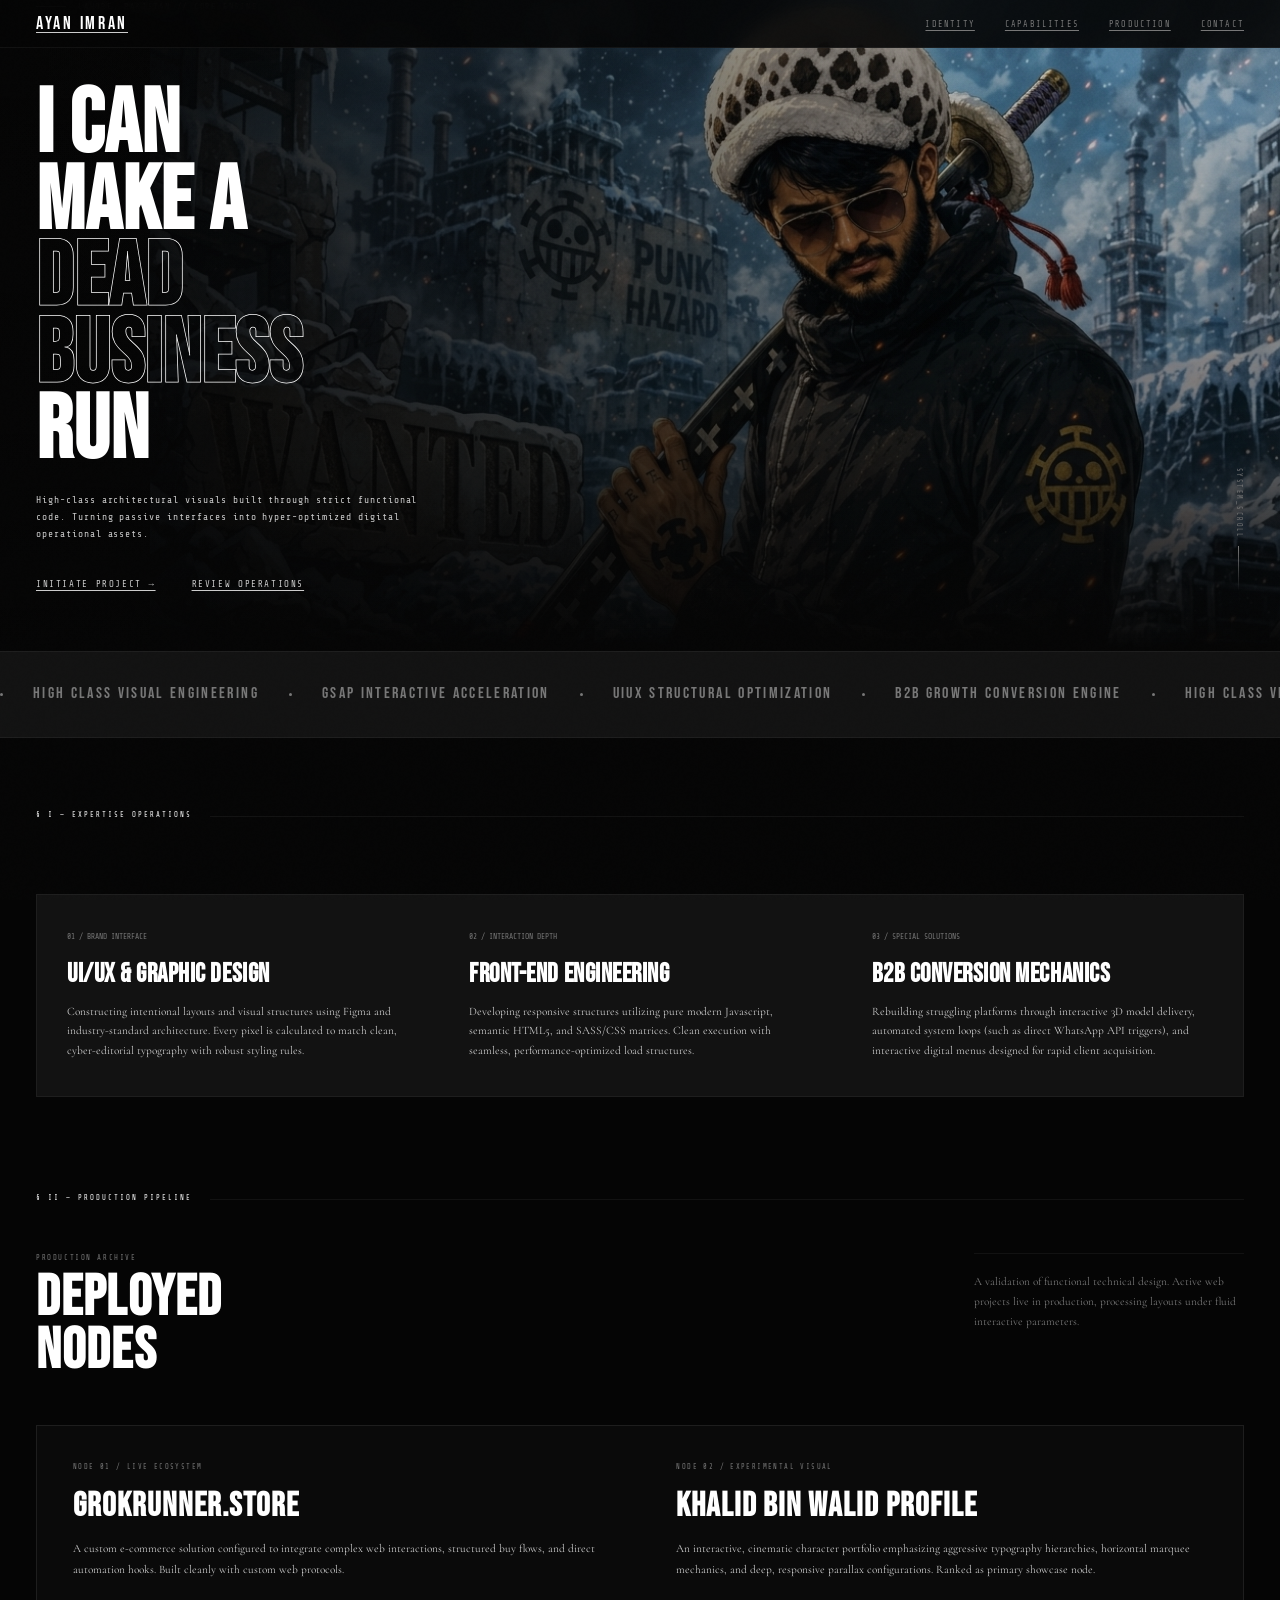
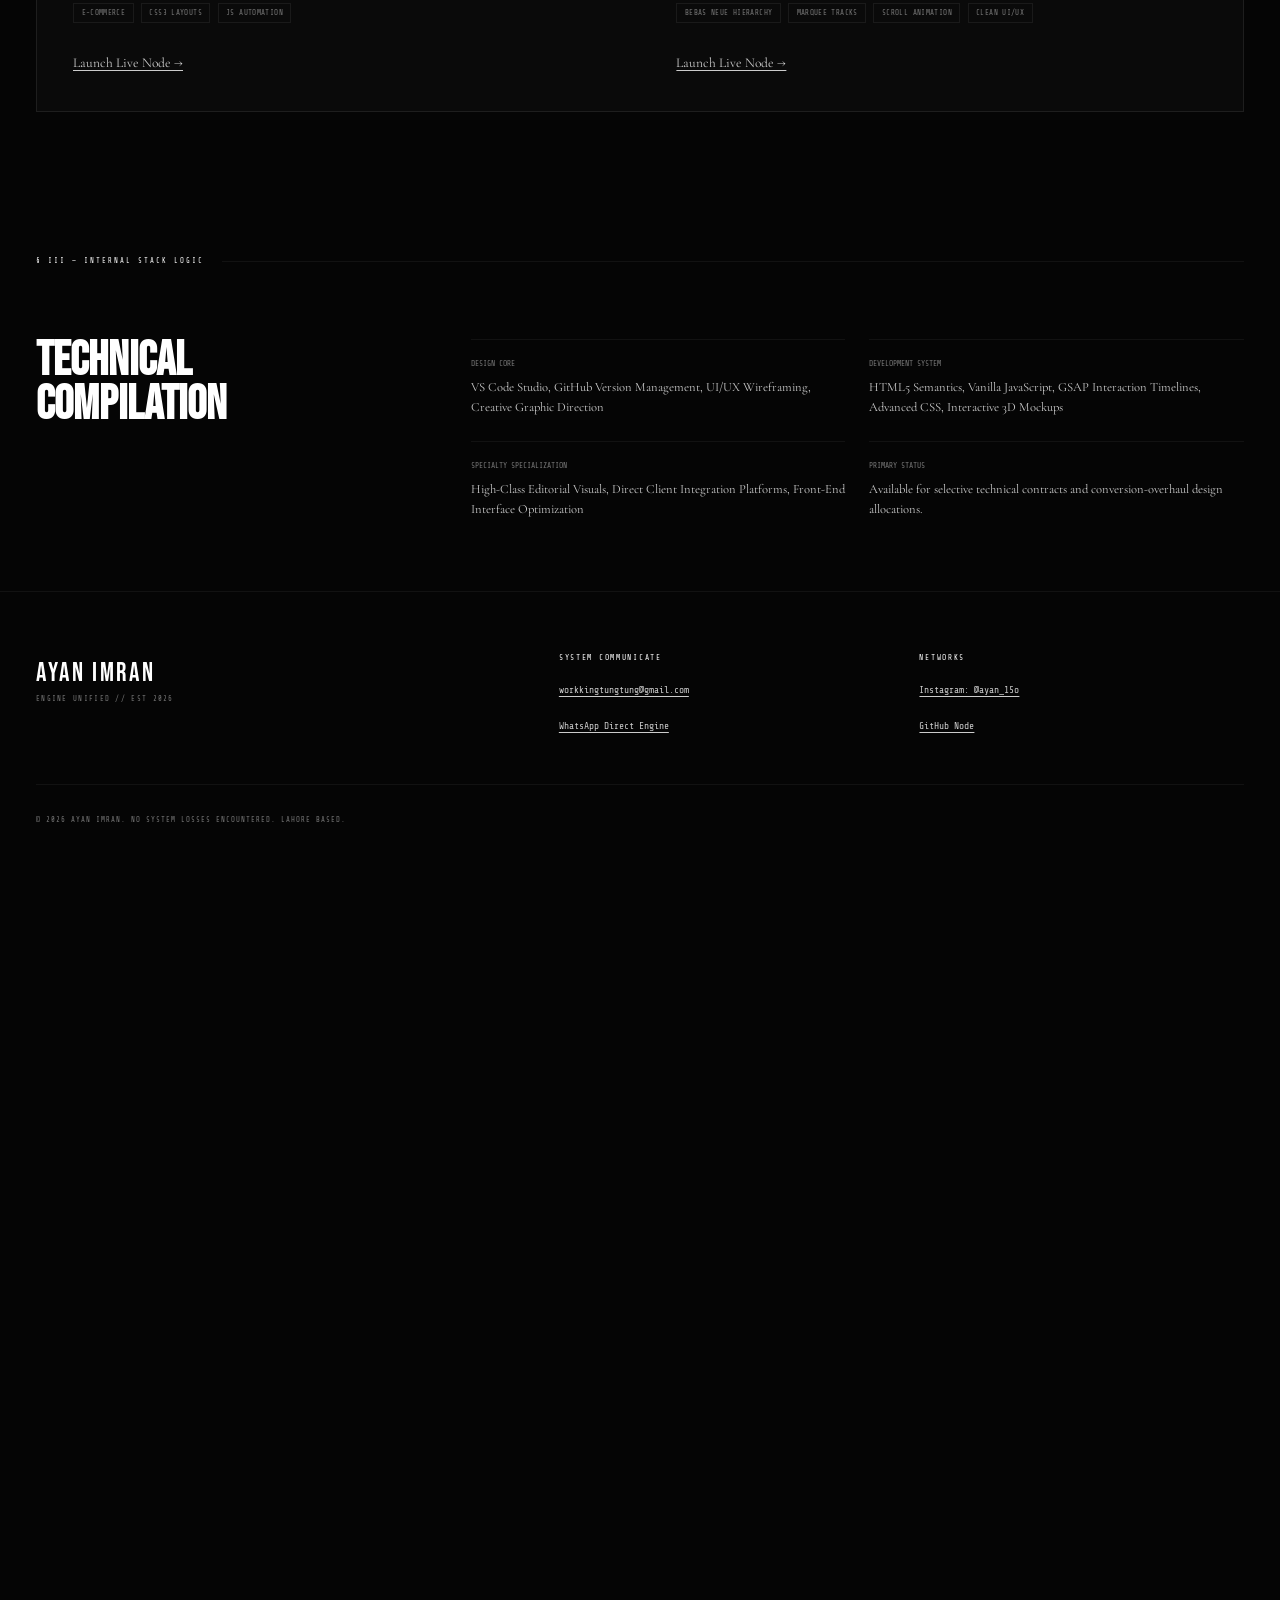
<file: index.html>
<!DOCTYPE html>
<html lang="en">
<head>
    <script async src="https://www.googletagmanager.com/gtag/js?id=G-MW7JK0NXFY"></script>
    <script>
      window.dataLayer = window.dataLayer || [];
      function gtag(){dataLayer.push(arguments);}
      gtag('js', new Date());

      gtag('config', 'G-MW7JK0NXFY');
    </script>

    <meta charset="UTF-8">
    <meta name="viewport" content="width=device-width, initial-scale=1.0">
    
    <title>AYAN IMRAN — CREATIVE DEVELOPER</title>
    <link rel="icon" type="hat.jpg" href="hat.jpg">
    <meta name="google-site-verification" content="S-BhODVpbjnDfZLTINVsFBQXfyHuYOAWam0FQmV9hVg" />
    <meta name="description" content="Official portfolio and blog of Ayan Imran, software developer, founder, and CEO of AION.">
    <meta name="robots" content="index, follow">
    <meta name="author" content="Ayan Imran">
    <link rel="canonical" href="https://azanimran112243-sudo.github.io/Ayan-Imran/"> 
    <meta name="keywords" content="Ayan Imran, AYAN IMRAN, Ayan imran, ayaan imran, ayyan imran, ayan, ayaan, ayyan, imran, AION CEO">

    <meta property="og:type" content="website">
    <meta property="og:url" content="https://azanimran112243-sudo.github.io/Ayan-Imran/">
    <meta property="og:title" content="Ayan Imran — CEO of AION">
    <meta property="og:description" content="Official portfolio and engineering blog of developer Ayan Imran.">
    <meta property="og:image" content="AYAN IMRAN (2).jpg">

    <script type="application/ld+json">
    {
      "@context": "https://schema.org",
      "@type": "Person",
      "name": "Ayan Imran",
      "alternateName": ["Ayaan Imran", "Ayyan Imran", "Ayan imran", "AYAN IMRAN"],
      "url": "https://azanimran112243-sudo.github.io/Ayan-Imran/",
      "jobTitle": "CEO",
      "worksFor": {
        "@type": "Organization",
        "name": "AION"
      }
    }
    </script>

    <link rel="icon" type="image/jpeg" href="5ab49b1a9d5dd504f2a3bdec83b4294a.jpg?v=2">
    <link rel="apple-touch-icon" href="5ab49b1a9d5dd504f2a3bdec83b4294a.jpg?v=2">

    <link rel="preconnect" href="https://fonts.googleapis.com">
    <link rel="preconnect" href="https://fonts.gstatic.com" crossorigin>
    <link href="https://fonts.googleapis.com/css2?family=Bebas+Neue&family=Cormorant+Garamond:ital,wght@0,300;0,400;0,600;1,300;1,400&family=Share+Tech+Mono&display=swap" rel="stylesheet">

    <style>
/* ── RESET & BASE ── */
*, *::before, *::after { box-sizing: border-box; margin: 0; padding: 0; }
:root {
  --ink:       #050505; /* Pure Void Black */
  --slate:     #121212; /* Charcoal Base Control */
  --carbon:    #1a1a1a; /* Structural Border Grey */
  --ash:       #777777; /* Muted Technical Text */
  --mist:      #cccccc; /* High Visibility Light Grey */
  --bone:      #ffffff; /* Stark White Highlighting */
  --line:      rgba(255,255,255,0.05);
  
  --ff-title:  'Bebas Neue', sans-serif;
  --ff-body:   'Cormorant Garamond', serif;
  --ff-mono:   'Share Tech Mono', monospace;
  --ease-sharp: cubic-bezier(0.16,1,0.3,1);
  --ease-snap:  cubic-bezier(0.77,0,0.175,1);
}
html { scroll-behavior: smooth; }
body {
  zoom: 75%; 
  -moz-transform: scale(0.75); 
  -moz-transform-origin: top center; 
  background: var(--ink);
  color: var(--bone);
  font-family: var(--ff-body);
  font-size: 18px;
  line-height: 1.6;
  overflow-x: hidden;
}

::selection { background: var(--bone); color: var(--ink); }

/* ── SCROLLBAR ── */
::-webkit-scrollbar { width: 3px; }
::-webkit-scrollbar-track { background: var(--ink); }
::-webkit-scrollbar-thumb { background: var(--ash); }

/* ── NOISE OVERLAY ── */
body::before {
  content: '';
  position: fixed; inset: 0; z-index: 9999;
  pointer-events: none;
  background-image: url("data:image/svg+xml,%3Csvg viewBox='0 0 256 256' xmlns='http://www.w3.org/2000/svg'%3E%3Cfilter id='noise'%3E%3CfeTurbulence type='fractalNoise' baseFrequency='0.9' numOctaves='4' stitchTiles='stitch'/%3E%3C/filter%3E%3Crect width='100%25' height='100%25' filter='url(%23noise)' opacity='0.04'/%3E%3C/svg%3E");
  opacity: 0.35; 
  mix-blend-mode: overlay;
}

/* ══════════════════════════════════
   GLOBAL LINK DESIGN OVERHAUL
   (Visible state + underline + hover)
══════════════════════════════════ */
a {
  color: var(--mist); /* 💡 Makes links clearly visible (light grey) */
  text-decoration: underline; /* 💡 Adds a permanent underline */
  text-underline-offset: 4px; /* Gives the underline some clean breathing room */
  outline: none;
  display: inline-block;
  transition: color 0.2s ease, padding 0.35s var(--ease-sharp), margin 0.35s var(--ease-sharp);
}

a:hover {
  color: var(--bone); /* Pops to stark white on hover */
  text-decoration: underline; /* Keeps the underline active on hover */
  outline: 1px solid var(--mist); /* Your crisp structural box outline */
  padding: 4px 10px;
  margin: -4px -10px;
}

/* ══════════════════════════════════
   NAVIGATION
══════════════════════════════════ */
nav {
  position: fixed; top: 0; left: 0; right: 0; z-index: 100;
  display: flex; align-items: center; justify-content: space-between;
  padding: 0 3rem;
  height: 64px;
  border-bottom: 1px solid var(--line);
  background: rgba(5,5,5,0.9);
  backdrop-filter: blur(12px);
  -webkit-backdrop-filter: blur(12px);
}
.nav-brand {
  display: flex; flex-direction: column; gap: 1px;
}
/* Prevent double box nesting inside branding anchors on hover */
.nav-brand:hover { outline: none; padding: 0; margin: 0; }

.nav-brand .wordmark {
  font-family: var(--ff-title);
  font-size: 1.5rem;
  letter-spacing: 0.15em;
  color: var(--bone);
  line-height: 1;
}
 
.nav-brand .tagline {
  font-family: var(--ff-mono);
  font-size: 0.6rem;
  letter-spacing: 0.12em;
  color: var(--ash);
  text-transform: uppercase;
}
.nav-links {
  display: flex; gap: 2.5rem;
  list-style: none;
}
.nav-links a {
  font-family: var(--ff-mono);
  font-size: 0.7rem;
  letter-spacing: 0.14em;
  text-transform: uppercase;
  color: var(--ash);
}
.nav-links a:hover {
  color: var(--bone);
}

.nav-toggle { display: none; flex-direction: column; gap: 5px; background: none; border: none; cursor: pointer; }
.nav-toggle span { display: block; width: 28px; height: 1px; background: var(--bone); transition: transform 0.3s, opacity 0.3s; }

/* ══════════════════════════════════
   HERO SECTION (MEDIA CONTROLLED BG)
══════════════════════════════════ */
#hero {
  position: relative;
  height: 100%; min-height: 650px;
  display: flex; flex-direction: column;
  justify-content: flex-end;
  padding: 0 3rem 5rem;
  overflow: hidden;
}
/* Replaced raw img tag with responsive CSS background container */
.hero-bg {
  position: absolute; inset: 0; z-index: 0;
  background-size: contain;
  background-repeat: no-repeat;
  background-position: right bottom;
  pointer-events: none;
  opacity: 0.85;
  transition: background-image 0.4s var(--ease-sharp);
}

/* 🚨 REPLACEMENTS: SET BOTH OF YOUR BACKGROUND IMAGE LINKS HERE 🚨 */
@media (min-width: 969px) {
  .hero-bg {
    background-image: url('fjfjf.png'); /* PC Wallpaper */
  }
}
@media (max-width: 968px) {
  .hero-bg {
    background-image: url('fjfjf.png'); /* Mobile Wallpaper */
    background-position: center bottom; /* Centers asset layout for smaller Viewports */
    background-size: cover;
  }
  .wordmark {opacity: 0;}
}

.hero-bg::after {
  content: '';
  position: absolute; inset: 0;
  background:
    linear-gradient(to top, rgba(5,5,5,1) 0%, rgba(5,5,5,0.4) 40%, transparent 100%),
    linear-gradient(to right, rgba(5,5,5,1) 0%, rgba(5,5,5,0.6) 40%, transparent 80%);
}
.hero-content {
  position: relative; z-index: 2;
  max-width: 900px;
}
.hero-eyebrow {
  display: flex; align-items: center; gap: 1rem;
  margin-bottom: 1.2rem;
  opacity: 0; transform: translateY(20px);
  animation: fadeUp 0.9s 0.2s var(--ease-sharp) forwards;
}
.eyebrow-line {
  display: block; width: 40px; height: 1px; background: var(--ash);
}
.eyebrow-text {
  font-family: var(--ff-mono);
  font-size: 0.68rem;
  letter-spacing: 0.22em;
  text-transform: uppercase;
  color: var(--ash);
}
.hero-headline {
  font-family: var(--ff-title);
  font-size: clamp(4rem, 11vw, 7.5rem);
  line-height: 0.85;
  letter-spacing: 0.01em;
  color: var(--bone);
  padding-top: 5rem;
  opacity: 0; transform: translateY(30px);
  animation: fadeUp 1s 0.4s var(--ease-sharp) forwards;
}
.hero-headline em {
  font-style: normal;
  -webkit-text-stroke: 1px var(--bone);
  color: transparent;
}
.hero-sub {
  margin-top: 1.8rem;
  font-family: var(--ff-mono);
  font-size: 0.8rem;
  letter-spacing: 0.1em;
  line-height: 1.8;
  color: var(--mist);
  max-width: 550px;
  opacity: 0; transform: translateY(20px);
  animation: fadeUp 0.9s 0.65s var(--ease-sharp) forwards;
}
.hero-cta-row {
  display: flex; align-items: center; gap: 3rem;
  margin-top: 2.8rem;
  font-family: var(--ff-mono);
  font-size: 0.75rem;
  letter-spacing: 0.18em;
  text-transform: uppercase;
  opacity: 0; transform: translateY(20px);
  animation: fadeUp 0.9s 0.85s var(--ease-sharp) forwards;
}

.hero-scroll {
  position: absolute; right: 3rem; bottom: 5rem; z-index: 2;
  display: flex; flex-direction: column; align-items: center; gap: 0.6rem;
  opacity: 0; animation: fadeIn 1s 1.4s forwards;
}
.scroll-label {
  font-family: var(--ff-mono);
  font-size: 0.55rem;
  letter-spacing: 0.22em;
  text-transform: uppercase;
  color: var(--ash);
  writing-mode: vertical-rl;
}
.scroll-line {
  width: 1px; height: 60px;
  background: linear-gradient(to bottom, var(--ash), transparent);
  animation: scrollPulse 2.5s ease-in-out infinite;
}

/* ── DIVIDER ── */
.section-divider {
  display: flex; align-items: center; gap: 0;
  padding: 6rem 3rem 0;
  overflow: hidden;
}
.divider-label {
  font-family: var(--ff-mono);
  font-size: 0.6rem;
  letter-spacing: 0.28em;
  text-transform: uppercase;
  color: var(--bone);
  white-space: nowrap;
  padding-right: 1.5rem;
}
.divider-track {
  flex: 1; height: 1px; background: var(--line);
}

/* ══════════════════════════════════
   CAPABILITIES & SERVICES
══════════════════════════════════ */
#services {
  padding: 6rem 3rem 2rem;
}
.services-grid {
  display: grid;
  grid-template-columns: repeat(3, 1fr);
  border: 1px solid var(--line);
  background: var(--line);
  gap: 1px;
}
.service-card {
  background: var(--slate);
  padding: 3rem 2.5rem;
  position: relative;
  transition: background 0.35s var(--ease-sharp);
}
.service-card:hover {
  background: #161616;
}
.service-num {
  font-family: var(--ff-mono);
  font-size: 0.65rem;
  color: var(--ash);
  margin-bottom: 1.5rem;
  display: block;
}
.service-title {
  font-family: var(--ff-title);
  font-size: 2.2rem;
  letter-spacing: 0.02em;
  line-height: 1;
  color: var(--bone);
  margin-bottom: 1.2rem;
}
.service-desc {
  font-family: var(--ff-body);
  font-size: 0.95rem;
  color: var(--mist);
  line-height: 1.7;
}

/* ══════════════════════════════════
   PRODUCTION SHOWCASE
══════════════════════════════════ */
#showcase {
  position: relative;
  padding: 4rem 3rem 6rem;
}
.section-header {
  display: flex; align-items: flex-start; justify-content: space-between;
  gap: 2rem; margin-bottom: 4rem;
}
.section-number {
  font-family: var(--ff-mono);
  font-size: 0.6rem;
  letter-spacing: 0.22em;
  color: var(--ash);
  text-transform: uppercase;
  margin-bottom: 0.6rem;
}
.section-title {
  font-family: var(--ff-title);
  font-size: clamp(3rem, 6vw, 5.5rem);
  line-height: 0.92;
  letter-spacing: 0.02em;
  color: var(--bone);
}
.section-desc {
  max-width: 360px;
  font-family: var(--ff-body);
  font-size: 0.95rem;
  line-height: 1.75;
  color: var(--ash);
  padding-top: 1.5rem;
  border-top: 1px solid var(--line);
}
.showcase-grid {
  display: grid;
  grid-template-columns: repeat(12, 1fr);
  gap: 1px;
  background: var(--line);
  border: 1px solid var(--line);
}
.card {
  background: rgba(10,10,10,0.85);
  backdrop-filter: blur(16px);
  -webkit-backdrop-filter: blur(16px);
  padding: 3rem;
  position: relative;
  overflow: hidden;
  transition: background 0.35s;
}
.card::before {
  content: '';
  position: absolute; top: 0; left: 0; right: 0;
  height: 1px;
  background: linear-gradient(90deg, transparent, var(--bone), transparent);
  transform: scaleX(0);
  transition: transform 0.5s var(--ease-sharp);
  transform-origin: left;
}
.card:hover { background: rgba(20,20,20,0.9); }
.card:hover::before { transform: scaleX(1); }

.card-half   { grid-column: span 6; }
.card-full   { grid-column: span 12; }

.card-index {
  font-family: var(--ff-mono);
  font-size: 0.58rem;
  letter-spacing: 0.2em;
  color: var(--ash);
  text-transform: uppercase;
  margin-bottom: 1.4rem;
}
.card-title {
  font-family: var(--ff-title);
  font-size: clamp(2rem, 3.5vw, 3rem);
  line-height: 1;
  letter-spacing: 0.03em;
  color: var(--bone);
  margin-bottom: 1.2rem;
}
.card-body {
  font-family: var(--ff-body);
  font-size: 0.95rem;
  line-height: 1.8;
  color: var(--mist);
  margin-bottom: 2rem;
}
.stack-tags {
  display: flex;
  flex-wrap: wrap;
  gap: 0.6rem;
  list-style: none;
}
.stack-tags li {
  font-family: var(--ff-mono);
  font-size: 0.62rem;
  letter-spacing: 0.05em;
  color: var(--ash);
  border: 1px solid var(--carbon);
  padding: 4px 10px;
  text-transform: uppercase;
}

/* ══════════════════════════════════
   EPITAPH CONTINUOUS MARQUEE
══════════════════════════════════ */
.epitaph-band {
  border-top: 1px solid var(--line);
  border-bottom: 1px solid var(--line);
  padding: 2.5rem 0;
  background: var(--slate);
  overflow: hidden;
}
.epitaph-track {
  display: flex;
  animation: marquee 32s linear infinite;
  white-space: nowrap;
}
.epitaph-item {
  display: flex; align-items: center; gap: 2.5rem;
  padding-right: 2.5rem;
  flex-shrink: 0;
}
.epitaph-dot {
  width: 4px; height: 4px; border-radius: 50%;
  background: var(--ash);
  flex-shrink: 0;
}
.epitaph-text {
  font-family: var(--ff-title);
  font-size: 1.3rem;
  letter-spacing: 0.15em;
  color: var(--ash);
  text-transform: uppercase;
}

/* ══════════════════════════════════
   ENGINE VALUE SUMMARY MATRIX
══════════════════════════════════ */
#matrix {
  padding: 6rem 3rem;
}
.matrix-container {
  display: grid;
  grid-template-columns: 1fr 2fr;
  gap: 4rem;
}
.matrix-left h2 {
  font-family: var(--ff-title);
  font-size: clamp(3rem, 5vw, 4.5rem);
  line-height: 0.9;
  color: var(--bone);
}
.matrix-right-grid {
  display: grid;
  grid-template-columns: 1fr 1fr;
  gap: 2rem;
}
.matrix-node {
  border-top: 1px solid var(--line);
  padding-top: 1.5rem;
}
.node-label {
  font-family: var(--ff-mono);
  font-size: 0.65rem;
  color: var(--ash);
  text-transform: uppercase;
  margin-bottom: 0.5rem;
  display: block;
}
.node-text {
  font-family: var(--ff-body);
  font-size: 1.05rem;
  color: var(--mist);
}

/* ══════════════════════════════════
   FOOTER HUB
══════════════════════════════════ */
footer {
  border-top: 1px solid var(--line);
  padding: 5rem 3rem 3rem;
  background: var(--ink);
}
.footer-top {
  display: grid;
  grid-template-columns: 1.5fr 1fr 1fr;
  gap: 3rem;
  padding-bottom: 4rem;
  border-bottom: 1px solid var(--line);
  margin-bottom: 2.5rem;
}
.footer-brand .wordmark {
  font-family: var(--ff-title);
  font-size: 2.2rem;
  letter-spacing: 0.1em;
  color: var(--bone);
  display: block;
}
.footer-brand .tagline {
  font-family: var(--ff-mono);
  font-size: 0.6rem;
  letter-spacing: 0.18em;
  color: var(--ash);
  text-transform: uppercase;
  margin-bottom: 1.5rem;
  display: block;
}
.footer-col-title {
  font-family: var(--ff-mono);
  font-size: 0.65rem;
  letter-spacing: 0.22em;
  text-transform: uppercase;
  color: var(--bone);
  margin-bottom: 1.2rem;
}
.footer-endpoints {
  list-style: none;
  display: flex;
  flex-direction: column;
  gap: 1.2rem; /* Spaced out slightly to accommodate clean outline interactions */
}
.footer-endpoints a {
  font-family: var(--ff-mono);
  font-size: 0.8rem;
  color: var(--mist);
}
.footer-endpoints a:hover {
  color: var(--bone);
}
.footer-bottom {
  display: flex; align-items: center; justify-content: space-between;
  gap: 1rem;
  flex-wrap: wrap;
}
.footer-copy {
  font-family: var(--ff-mono);
  font-size: 0.6rem;
  letter-spacing: 0.14em;
  color: var(--ash);
  text-transform: uppercase;
}

/* ── ANIMATIONS ── */
@keyframes fadeUp { to { opacity: 1; transform: translateY(0); } }
@keyframes fadeIn { to { opacity: 1; } }
@keyframes scrollPulse {
  0%, 100% { transform: scaleY(1); opacity: 0.4; }
  50%       { transform: scaleY(1.25); opacity: 0.9; }
}
@keyframes marquee {
  from { transform: translateX(0); }
  to   { transform: translateX(-50%); }
}

.reveal {
  opacity: 0; transform: translateY(20px);
  transition: opacity 0.8s var(--ease-sharp), transform 0.8s var(--ease-sharp);
}
.reveal.visible { opacity: 1; transform: translateY(0); }

/* ── RESPONSIVE ADAPTATIONS ── */
@media (max-width: 968px) {
  .services-grid, .matrix-container, .matrix-right-grid { grid-template-columns: 1fr; }
  .card-half { grid-column: span 12; }
  .footer-top { grid-template-columns: 1fr; }
  #hero { padding: 0 1.5rem 4rem; }
  nav, #services, #showcase, #matrix, footer, .section-divider { padding-left: 1.5rem; padding-right: 1.5rem; }
  
}
</style>
</head>
<body>

<nav aria-label="Main system navigation">
  <a href="#" class="nav-brand">
    <span class="wordmark">AYAN IMRAN</span>
    
  </a>

  <button class="nav-toggle" id="navToggle" aria-label="Toggle Navigation Layout">
    <span></span><span></span><span></span>
  </button>

  <ul class="nav-links" id="navLinks">
    <li><a href="#hero">Identity</a></li>
    <li><a href="#services">Capabilities</a></li>
    <li><a href="#showcase">Production</a></li>
    <li><a href="#footer">Contact</a></li>
  </ul>
</nav>

<section id="hero">
  <!-- Dynamic Media Asset Component Container -->
  <div class="hero-bg" id="parallaxBg"></div>

  <div class="hero-content">
    <div class="hero-eyebrow">
      <span class="eyebrow-line"></span>
      <span class="eyebrow-text">LAHORE, PAKISTAN // CORE ENGINE</span>
    </div>

    <h1 class="hero-headline">
      I CAN<br>
      MAKE A<br>
      <em>DEAD<br>
        BUSINESS</em><br>
      RUN
    </h1>

    <p class="hero-sub">
      High-class architectural visuals built through strict functional code. Turning passive interfaces into hyper-optimized digital operational assets.
    </p>

    <div class="hero-cta-row">
      <a href="https://wa.me/923316389247" target="_blank">Initiate Project →</a>
      <a href="#showcase">Review Operations</a>
    </div>
  </div>

  <aside class="hero-scroll">
    <span class="scroll-label">SYSTEM_SCROLL</span>
    <span class="scroll-line"></span>
  </aside>
</section>

<div class="epitaph-band">
  <div class="epitaph-track">
    <div class="epitaph-item"><span class="epitaph-dot"></span><span class="epitaph-text">HIGH CLASS VISUAL ENGINEERING</span></div>
    <div class="epitaph-item"><span class="epitaph-dot"></span><span class="epitaph-text">GSAP INTERACTIVE ACCELERATION</span></div>
    <div class="epitaph-item"><span class="epitaph-dot"></span><span class="epitaph-text">UIUX STRUCTURAL OPTIMIZATION</span></div>
    <div class="epitaph-item"><span class="epitaph-dot"></span><span class="epitaph-text">B2B GROWTH CONVERSION ENGINE</span></div>
    <div class="epitaph-item"><span class="epitaph-dot"></span><span class="epitaph-text">HIGH CLASS VISUAL ENGINEERING</span></div>
    <div class="epitaph-item"><span class="epitaph-dot"></span><span class="epitaph-text">GSAP INTERACTIVE ACCELERATION</span></div>
  </div>
</div>

<div class="section-divider reveal">
  <span class="divider-label">§ I — EXPERTISE OPERATIONS</span>
  <span class="divider-track"></span>
</div>

<section id="services">
  <div class="services-grid">
    <div class="service-card reveal">
      <span class="service-num">01 / BRAND INTERFACE</span>
      <h3 class="service-title">UI/UX & GRAPHIC DESIGN</h3>
      <p class="service-desc">
        Constructing intentional layouts and visual structures using Figma and industry-standard architecture. Every pixel is calculated to match clean, cyber-editorial typography with robust styling rules.
      </p>
    </div>
    <div class="service-card reveal" style="transition-delay: 0.1s;">
      <span class="service-num">02 / INTERACTION DEPTH</span>
      <h3 class="service-title">FRONT-END ENGINEERING</h3>
      <p class="service-desc">
        Developing responsive structures utilizing pure modern Javascript, semantic HTML5, and SASS/CSS matrices. Clean execution with seamless, performance-optimized load structures.
      </p>
    </div>
    <div class="service-card reveal" style="transition-delay: 0.2s;">
      <span class="service-num">03 / SPECIAL SOLUTIONS</span>
      <h3 class="service-title">B2B CONVERSION MECHANICS</h3>
      <p class="service-desc">
        Rebuilding struggling platforms through interactive 3D model delivery, automated system loops (such as direct WhatsApp API triggers), and interactive digital menus designed for rapid client acquisition.
      </p>
    </div>
  </div>
</section>

<div class="section-divider reveal">
  <span class="divider-label">§ II — PRODUCTION PIPELINE</span>
  <span class="divider-track"></span>
</div>

<section id="showcase">
  <header class="section-header reveal">
    <div>
      <p class="section-number">PRODUCTION ARCHIVE</p>
      <h2 class="section-title">DEPLOYED<br>NODES</h2>
    </div>
    <p class="section-desc">
      A validation of functional technical design. Active web projects live in production, processing layouts under fluid interactive parameters.
    </p>
  </header>

  <div class="showcase-grid">
    <article class="card card-half reveal">
      <p class="card-index">NODE 01 / LIVE ECOSYSTEM</p>
      <h3 class="card-title">GROKRUNNER.STORE</h3>
      <p class="card-body">
        A custom e-commerce solution configured to integrate complex web interactions, structured buy flows, and direct automation hooks. Built cleanly with custom web protocols.
      </p>
      <ul class="stack-tags">
        <li>E-Commerce</li>
        <li>CSS3 Layouts</li>
        <li>JS Automation</li>
        
      </ul>
      <p style="margin-top:2.5rem;"><a href="https://grokrunner.store/" target="_blank">Launch Live Node →</a></p>
    </article>

    <article class="card card-half reveal" style="transition-delay: 0.1s;">
      <p class="card-index">NODE 02 / EXPERIMENTAL VISUAL</p>
      <h3 class="card-title">KHALID BIN WALID PROFILE</h3>
      <p class="card-body">
        An interactive, cinematic character portfolio emphasizing aggressive typography hierarchies, horizontal marquee mechanics, and deep, responsive parallax configurations. Ranked as primary showcase node.
      </p>
      <ul class="stack-tags">
        <li>Bebas Neue Hierarchy</li>
        <li>Marquee Tracks</li>
        <li>Scroll Animation</li>
        <li>Clean ui/ux</li>
      </ul>
      <p style="margin-top:2.5rem;"><a href="https://azanimran112243-sudo.github.io/khalid/" target="_blank">Launch Live Node →</a></p>
    </article>
  </div>
</section>

<div class="section-divider reveal">
  <span class="divider-label">§ III — INTERNAL STACK LOGIC</span>
  <span class="divider-track"></span>
</div>

<section id="matrix" class="reveal">
  <div class="matrix-container">
    <div class="matrix-left">
      <h2>TECHNICAL<br>COMPILATION</h2>
    </div>
    <div class="matrix-right">
      <div class="matrix-right-grid">
        <div class="matrix-node">
          <span class="node-label">DESIGN CORE</span>
          <p class="node-text">VS Code Studio, GitHub Version Management, UI/UX Wireframing, Creative Graphic Direction</p>
        </div>
        <div class="matrix-node">
          <span class="node-label">DEVELOPMENT SYSTEM</span>
          <p class="node-text">HTML5 Semantics, Vanilla JavaScript, GSAP Interaction Timelines, Advanced CSS, Interactive 3D Mockups</p>
        </div>
        <div class="matrix-node">
          <span class="node-label">SPECIALTY SPECIALIZATION</span>
          <p class="node-text">High-Class Editorial Visuals, Direct Client Integration Platforms, Front-End Interface Optimization</p>
        </div>
        <div class="matrix-node">
          <span class="node-label">PRIMARY STATUS</span>
          <p class="node-text">Available for selective technical contracts and conversion-overhaul design allocations.</p>
        </div>
      </div>
    </div>
  </div>
</section>

<footer id="footer">
  <div class="footer-top">
    <div class="footer-brand">
      <span class="wordmark">AYAN IMRAN</span>
      <span class="tagline">ENGINE UNIFIED // EST 2026</span>
    </div>
    <div>
      <p class="footer-col-title">SYSTEM COMMUNICATE</p>
      <ul class="footer-endpoints">
        <li><a href="mailto:workkingtungtung@gmail.com">workkingtungtung@gmail.com</a></li>
        <li><a href="https://wa.me/923316389247" target="_blank">WhatsApp Direct Engine</a></li>
      </ul>
    </div>
    <div>
      <p class="footer-col-title">NETWORKS</p>
      <ul class="footer-endpoints">
        <li><a href="https://instagram.com/ayan_15o" target="_blank">Instagram: @ayan_15o</a></li>
        <li><a href="https://github.com/azanimran112243-sudo" target="_blank">GitHub Node</a></li>
      </ul>
    </div>
  </div>
  <div class="footer-bottom">
    <p class="footer-copy">© 2026 AYAN IMRAN. NO SYSTEM LOSSES ENCOUNTERED. LAHORE BASED.</p>
  </div>
</footer>

<script>
/* ── NAV TOGGLE CONTROL ── */
const navToggle = document.getElementById('navToggle');
const navLinks  = document.getElementById('navLinks');
navToggle.addEventListener('click', () => {
  const open = navLinks.style.display === 'flex';
  if(!open) {
    navLinks.style.display = 'flex';
    navLinks.style.flexDirection = 'column';
    navLinks.style.position = 'absolute';
    navLinks.style.top = '64px';
    navLinks.style.left = '0';
    navLinks.style.width = '100%';
    navLinks.style.background = '#050505';
    navLinks.style.padding = '2rem';
  } else {
    navLinks.style.display = '';
  }
});

/* ── SCROLL INTERSECTION OBSERVER ── */
const reveals = document.querySelectorAll('.reveal');
const io = new IntersectionObserver((entries) => {
  entries.forEach(e => {
    if (e.isIntersecting) {
      e.target.classList.add('visible');
      io.unobserve(e.target);
    }
  });
}, { threshold: 0.1 });
reveals.forEach(el => io.observe(el));

/* ── INTERACTIVE PARALLAX SCROLL COMPILATION ── */
const heroBg = document.getElementById('parallaxBg');
let scrollY = 0;
let ticking = false;
if (heroBg) {
  window.addEventListener('scroll', () => {
    scrollY = window.scrollY;
    if (!ticking) {
      window.requestAnimationFrame(() => {
        if (scrollY < window.innerHeight) {
          heroBg.style.backgroundPositionY = `calc(100% + ${scrollY * 0.15}px)`;
        }
        ticking = false;
      });
      ticking = true;
    }
  }, { passive: true });
}
</script>
</body>
</html>
</file>
